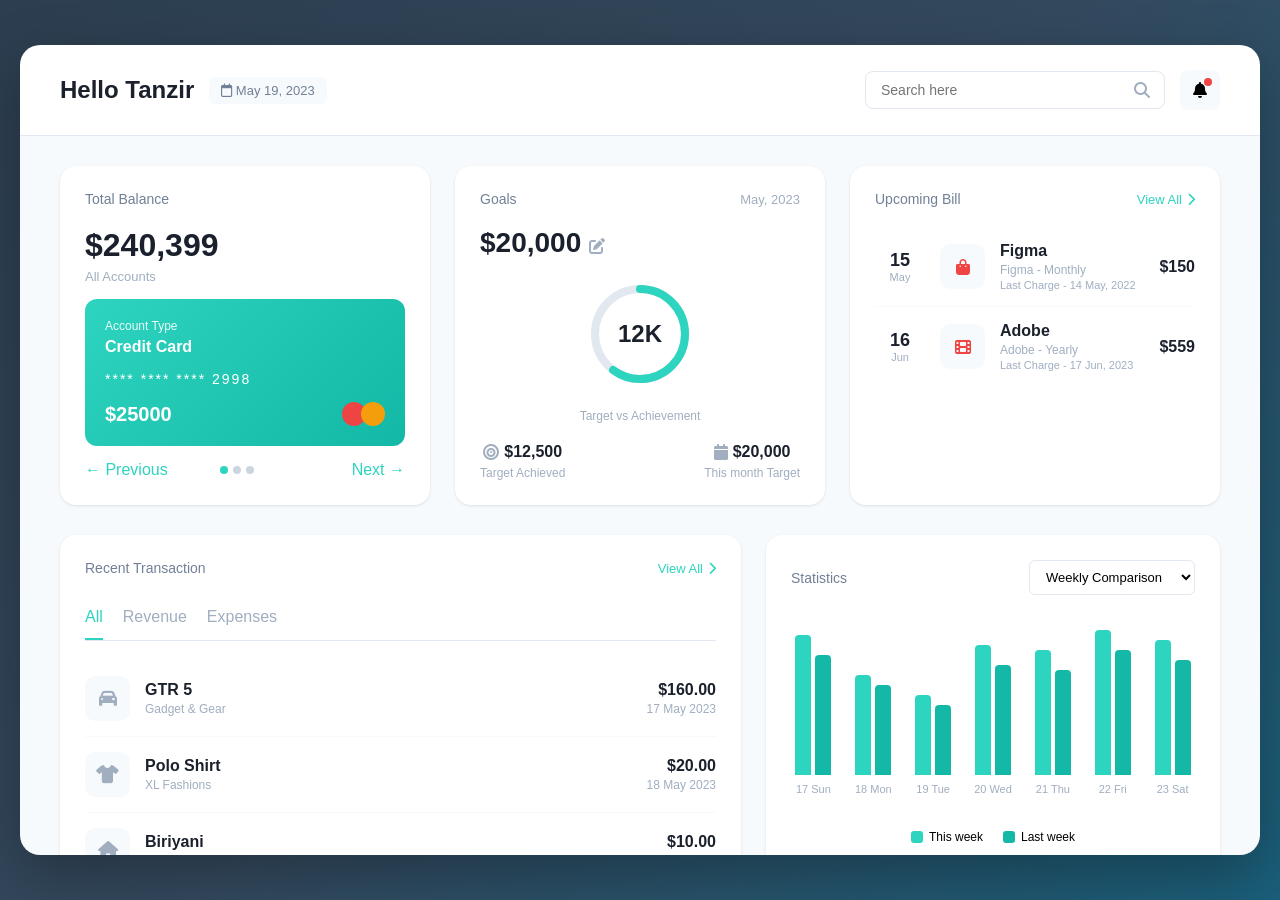
<file: Plain_html/dashboard.html>
<!DOCTYPE html>
<html lang="en">
<head>
    <meta charset="UTF-8">
    <meta name="viewport" content="width=device-width, initial-scale=1.0">
    <title>FINEbank.IO - Dashboard</title>
    <link href="https://cdnjs.cloudflare.com/ajax/libs/font-awesome/6.4.0/css/all.min.css" rel="stylesheet">
    <link rel="stylesheet" href="dashboard.css">
    <link rel="stylesheet" href="dashboard.js">
    <style>

    </style>
</head>
<body>
    <div class="container">
        <!-- Sidebar -->
        <!-- <div class="sidebar">
            <div class="logo">FINEbank.IO</div>
            
            <div class="nav-item active">
                <i class="fas fa-th-large"></i>
                <span>Overview</span>
            </div>
            <div class="nav-item">
                <i class="fas fa-wallet"></i>
                <span>Balances</span>
            </div>
            <div class="nav-item">
                <i class="fas fa-exchange-alt"></i>
                <span>Transactions</span>
            </div>
            <div class="nav-item">
                <i class="fas fa-file-invoice"></i>
                <span>Bills</span>
            </div>
            <div class="nav-item">
                <i class="fas fa-chart-pie"></i>
                <span>Expenses</span>
            </div>
            <div class="nav-item">
                <i class="fas fa-bullseye"></i>
                <span>Goals</span>
            </div>
            <div class="nav-item">
                <i class="fas fa-cog"></i>
                <span>Settings</span>
            </div>

            <div class="user-profile">
                <div class="user-avatar">TR</div>
                <div class="user-info">
                    <div class="user-name">Tanzir Rahman</div>
                    <div class="user-label">View profile</div>
                </div>
                <i class="fas fa-ellipsis-v" style="color: #a0aec0;"></i>
            </div>

            <div class="logout-btn">
                <i class="fas fa-sign-out-alt"></i>
                <span>Logout</span>
            </div>
        </div> -->

        <!-- Main Content -->
        <div class="main-content">
            <div class="header">
                <div class="greeting">
                    <h1>Hello Tanzir</h1>
                    <span class="date-badge"><i class="far fa-calendar"></i> May 19, 2023</span>
                </div>
                <div class="header-actions">
                    <div class="search-box">
                        <input type="text" placeholder="Search here">
                        <i class="fas fa-search"></i>
                    </div>
                    <div class="notification-icon">
                        <i class="fas fa-bell"></i>
                    </div>
                </div>
            </div>

            <div class="content">
                <!-- Top Section -->
                <div class="top-section">
                    <!-- Total Balance -->
                    <div class="card">
                        <div class="card-header">
                            <span class="card-title">Total Balance</span>
                        </div>
                        <div class="balance-amount">$240,399</div>
                        <div class="balance-label">All Accounts</div>
                        
                        <div class="credit-card">
                            <div class="card-type">Account Type</div>
                            <div class="card-name">Credit Card</div>
                            <div class="card-number">**** **** **** 2998</div>
                            <div class="card-bottom">
                                <div class="card-balance">$25000</div>
                                <div class="card-logo">
                                    <div class="circle red"></div>
                                    <div class="circle orange"></div>
                                </div>
                            </div>
                        </div>
                        
                        <div class="card-nav">
                            <span style="color: #2dd4bf; cursor: pointer;">← Previous</span>
                            <div style="display: flex; gap: 5px; margin: 0 auto;">
                                <div class="dot active"></div>
                                <div class="dot"></div>
                                <div class="dot"></div>
                            </div>
                            <span class="nav-arrow">Next →</span>
                        </div>
                    </div>

                    <!-- Goals -->
                    <div class="card">
                        <div class="card-header">
                            <span class="card-title">Goals</span>
                            <span style="color: #a0aec0; font-size: 13px;">May, 2023</span>
                        </div>
                        <div class="goal-amount">$20,000 <i class="fas fa-edit" style="font-size: 16px; color: #a0aec0; cursor: pointer;"></i></div>
                        
                        <div class="progress-ring">
                            <svg width="120" height="120">
                                <circle class="progress-ring-circle" cx="60" cy="60" r="45"></circle>
                                <circle class="progress-ring-progress" cx="60" cy="60" r="45"></circle>
                            </svg>
                            <div class="progress-text">12K</div>
                        </div>
                        
                        <div class="goal-footer">Target vs Achievement</div>
                        
                        <div class="goal-info">
                            <div class="goal-metric">
                                <div class="goal-metric-value">
                                    <i class="fas fa-bullseye" style="color: #a0aec0;"></i>
                                    $12,500
                                </div>
                                <div class="goal-metric-label">Target Achieved</div>
                            </div>
                            <div class="goal-metric">
                                <div class="goal-metric-value">
                                    <i class="fas fa-calendar" style="color: #a0aec0;"></i>
                                    $20,000
                                </div>
                                <div class="goal-metric-label">This month Target</div>
                            </div>
                        </div>
                    </div>

                    <!-- Upcoming Bill -->
                    <div class="card">
                        <div class="card-header">
                            <span class="card-title">Upcoming Bill</span>
                            <span class="view-all">View All <i class="fas fa-chevron-right"></i></span>
                        </div>
                        
                        <div class="bill-item">
                            <div class="bill-date">
                                <div class="bill-day">15</div>
                                <div class="bill-month">May</div>
                            </div>
                            <div class="bill-icon">
                                <i class="fas fa-shopping-bag" style="color: #ef4444;"></i>
                            </div>
                            <div class="bill-info">
                                <div class="bill-company">Figma</div>
                                <div class="bill-type">Figma - Monthly</div>
                                <div style="font-size: 11px; color: #a0aec0; margin-top: 2px;">Last Charge - 14 May, 2022</div>
                            </div>
                            <div class="bill-amount">$150</div>
                        </div>

                        <div class="bill-item">
                            <div class="bill-date">
                                <div class="bill-day">16</div>
                                <div class="bill-month">Jun</div>
                            </div>
                            <div class="bill-icon">
                                <i class="fas fa-film" style="color: #ef4444;"></i>
                            </div>
                            <div class="bill-info">
                                <div class="bill-company">Adobe</div>
                                <div class="bill-type">Adobe - Yearly</div>
                                <div style="font-size: 11px; color: #a0aec0; margin-top: 2px;">Last Charge - 17 Jun, 2023</div>
                            </div>
                            <div class="bill-amount">$559</div>
                        </div>
                    </div>
                </div>

                <!-- Middle Section -->
                <div class="middle-section">
                    <!-- Recent Transactions -->
                    <div class="card">
                        <div class="card-header">
                            <span class="card-title">Recent Transaction</span>
                            <span class="view-all">View All <i class="fas fa-chevron-right"></i></span>
                        </div>
                        
                        <div class="transaction-tabs">
                            <div class="tab active">All</div>
                            <div class="tab">Revenue</div>
                            <div class="tab">Expenses</div>
                        </div>

                        <div class="transaction-item">
                            <div class="transaction-icon">
                                <i class="fas fa-car" style="color: #a0aec0;"></i>
                            </div>
                            <div class="transaction-info">
                                <div class="transaction-name">GTR 5</div>
                                <div class="transaction-category">Gadget & Gear</div>
                            </div>
                            <div class="transaction-right">
                                <div class="transaction-amount">$160.00</div>
                                <div class="transaction-date">17 May 2023</div>
                            </div>
                        </div>

                        <div class="transaction-item">
                            <div class="transaction-icon">
                                <i class="fas fa-tshirt" style="color: #a0aec0;"></i>
                            </div>
                            <div class="transaction-info">
                                <div class="transaction-name">Polo Shirt</div>
                                <div class="transaction-category">XL Fashions</div>
                            </div>
                            <div class="transaction-right">
                                <div class="transaction-amount">$20.00</div>
                                <div class="transaction-date">18 May 2023</div>
                            </div>
                        </div>

                        <div class="transaction-item">
                            <div class="transaction-icon">
                                <i class="fas fa-home" style="color: #a0aec0;"></i>
                            </div>
                            <div class="transaction-info">
                                <div class="transaction-name">Biriyani</div>
                                <div class="transaction-category">Kacchi Biriyani</div>
                            </div>
                            <div class="transaction-right">
                                <div class="transaction-amount">$10.00</div>
                                <div class="transaction-date">17 May 2023</div>
                            </div>
                        </div>

                        <div class="transaction-item">
                            <div class="transaction-icon">
                                <i class="fas fa-taxi" style="color: #a0aec0;"></i>
                            </div>
                            <div class="transaction-info">
                                <div class="transaction-name">Taxi Fare</div>
                                <div class="transaction-category">Uber</div>
                            </div>
                            <div class="transaction-right">
                                <div class="transaction-amount">$12.00</div>
                                <div class="transaction-date">17 May 2023</div>
                            </div>
                        </div>

                        <div class="transaction-item">
                            <div class="transaction-icon">
                                <i class="fas fa-keyboard" style="color: #a0aec0;"></i>
                            </div>
                            <div class="transaction-info">
                                <div class="transaction-name">Keyboard</div>
                                <div class="transaction-category">Gadget & Gear</div>
                            </div>
                            <div class="transaction-right">
                                <div class="transaction-amount">$22.00</div>
                                <div class="transaction-date">17 May 2023</div>
                            </div>
                        </div>
                    </div>

                    <!-- Statistics -->
                    <div class="card">
                        <div class="chart-header">
                            <span class="card-title">Statistics</span>
                            <select class="dropdown">
                                <option>Weekly Comparison</option>
                                <option>Monthly Comparison</option>
                                <option>Yearly Comparison</option>
                            </select>
                        </div>

                        <div class="chart">
                            <div class="bar-group">
                                <div class="bars">
                                    <div class="bar this-week" style="height: 140px;"></div>
                                    <div class="bar last-week" style="height: 120px;"></div>
                                </div>
                                <div class="chart-label">17 Sun</div>
                            </div>
                            <div class="bar-group">
                                <div class="bars">
                                    <div class="bar this-week" style="height: 100px;"></div>
                                    <div class="bar last-week" style="height: 90px;"></div>
                                </div>
                                <div class="chart-label">18 Mon</div>
                            </div>
                            <div class="bar-group">
                                <div class="bars">
                                    <div class="bar this-week" style="height: 80px;"></div>
                                    <div class="bar last-week" style="height: 70px;"></div>
                                </div>
                                <div class="chart-label">19 Tue</div>
                            </div>
                            <div class="bar-group">
                                <div class="bars">
                                    <div class="bar this-week" style="height: 130px;"></div>
                                    <div class="bar last-week" style="height: 110px;"></div>
                                </div>
                                <div class="chart-label">20 Wed</div>
                            </div>
                            <div class="bar-group">
                                <div class="bars">
                                    <div class="bar this-week" style="height: 125px;"></div>
                                    <div class="bar last-week" style="height: 105px;"></div>
                                </div>
                                <div class="chart-label">21 Thu</div>
                            </div>
                            <div class="bar-group">
                                <div class="bars">
                                    <div class="bar this-week" style="height: 145px;"></div>
                                    <div class="bar last-week" style="height: 125px;"></div>
                                </div>
                                <div class="chart-label">22 Fri</div>
                            </div>
                            <div class="bar-group">
                                <div class="bars">
                                    <div class="bar this-week" style="height: 135px;"></div>
                                    <div class="bar last-week" style="height: 115px;"></div>
                                </div>
                                <div class="chart-label">23 Sat</div>
                            </div>
                        </div>

                        <div class="chart-legend">
                            <div class="legend-item">
                                <div class="legend-color" style="background: #2dd4bf;"></div>
                                <span>This week</span>
                            </div>
                            <div class="legend-item">
                                <div class="legend-color" style="background: #14b8a6;"></div>
                                <span>Last week</span>
                            </div>
                        </div>
                    </div>
                </div>

                <!-- Bottom Section - Expenses Breakdown -->
                <div class="bottom-section">
                    <div class="card-header">
                        <span class="card-title">Expenses Breakdown</span>
                        <span style="color: #a0aec0; font-size: 13px;">*Compare to last month</span>
                    </div>

                    <div class="expenses-grid">
                        <div class="expense-card">
                            <div class="expense-header">
                                <div class="expense-icon">
                                    <i class="fas fa-home" style="color: #a0aec0;"></i>
                                </div>
                                <div class="expense-arrow">
                                    <i class="fas fa-arrow-right"></i>
                                </div>
                            </div>
                            <div class="expense-category">Housing</div>
                            <div class="expense-amount">$250.00</div>
                            <div class="expense-change decrease">
                                <span>15%</span>
                                <i class="fas fa-arrow-down"></i>
                            </div>
                        </div>

                        <div class="expense-card">
                            <div class="expense-header">
                                <div class="expense-icon">
                                    <i class="fas fa-utensils" style="color: #a0aec0;"></i>
                                </div>
                                <div class="expense-arrow">
                                    <i class="fas fa-arrow-right"></i>
                                </div>
                            </div>
                            <div class="expense-category">Food</div>
                            <div class="expense-amount">$350.00</div>
                            <div class="expense-change decrease">
                                <span>08%</span>
                                <i class="fas fa-arrow-down"></i>
                            </div>
                        </div>

                        <div class="expense-card">
                            <div class="expense-header">
                                <div class="expense-icon">
                                    <i class="fas fa-car" style="color: #a0aec0;"></i>
                                </div>
                                <div class="expense-arrow">
                                    <i class="fas fa-arrow-right"></i>
                                </div>
                            </div>
                            <div class="expense-category">Transportation</div>
                            <div class="expense-amount">$50.00</div>
                            <div class="expense-change decrease">
                                <span>12%</span>
                                <i class="fas fa-arrow-down"></i>
                            </div>
                        </div>

                        <div class="expense-card">
                            <div class="expense-header">
                                <div class="expense-icon">
                                    <i class="fas fa-film" style="color: #a0aec0;"></i>
                                </div>
                                <div class="expense-arrow">
                                    <i class="fas fa-arrow-right"></i>
                                </div>
                            </div>
                            <div class="expense-category">Entertainment</div>
                            <div class="expense-amount">$80.00</div>
                            <div class="expense-change decrease">
                                <span>15%</span>
                                <i class="fas fa-arrow-down"></i>
                            </div>
                        </div>

                        <div class="expense-card">
                            <div class="expense-header">
                                <div class="expense-icon">
                                    <i class="fas fa-shopping-cart" style="color: #a0aec0;"></i>
                                </div>
                                <div class="expense-arrow">
                                    <i class="fas fa-arrow-right"></i>
                                </div>
                            </div>
                            <div class="expense-category">Shopping</div>
                            <div class="expense-amount">$420.00</div>
                            <div class="expense-change increase">
                                <span>25%</span>
                                <i class="fas fa-arrow-up"></i>
                            </div>
                        </div>

                        <div class="expense-card">
                            <div class="expense-header">
                                <div class="expense-icon">
                                    <i class="fas fa-ellipsis-h" style="color: #a0aec0;"></i>
                                </div>
                                <div class="expense-arrow">
                                    <i class="fas fa-arrow-right"></i>
                                </div>
                            </div>
                            <div class="expense-category">Others</div>
                            <div class="expense-amount">$650.00</div>
                            <div class="expense-change increase">
                                <span>23%</span>
                                <i class="fas fa-arrow-up"></i>
                            </div>
                        </div>
                    </div>
                </div>
            </div>
        </div>
    </div>
</body>
</html>
</file>
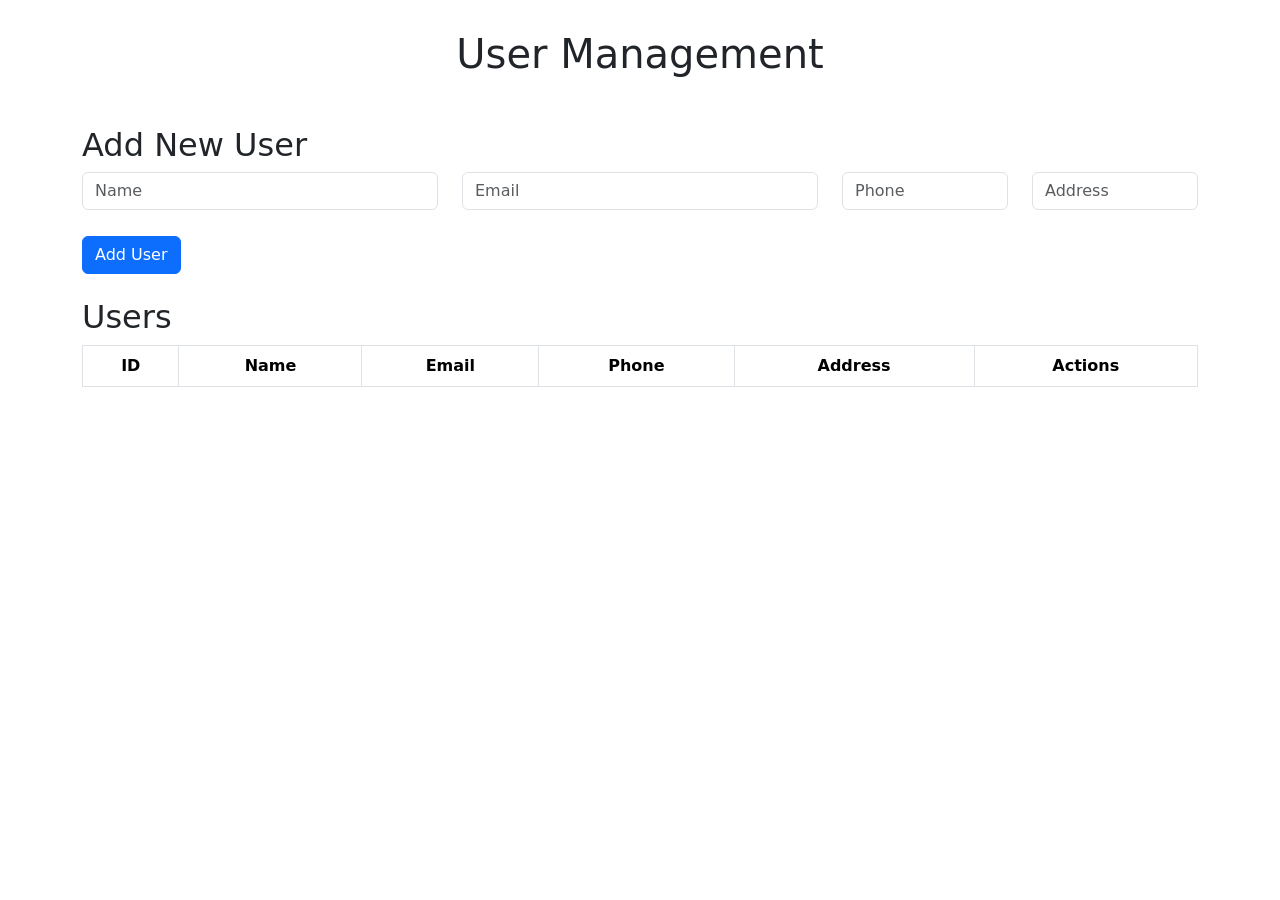
<file: Plain_html/user.html>
<!DOCTYPE html>
<html lang="en">
<head>
    <meta charset="UTF-8">
    <meta name="viewport" content="width=device-width, initial-scale=1.0">
    <title>User Management</title>
    <!-- Add Bootstrap CSS -->
    <link href="https://cdn.jsdelivr.net/npm/bootstrap@5.3.0-alpha1/dist/css/bootstrap.min.css" rel="stylesheet">

    <style>
        .container {
            margin-top: 30px;
        }
        table th, table td {
            text-align: center;
        }
        .form-control {
            margin-bottom: 10px;
        }
        .user-actions button {
            margin: 0 5px;
        }
    </style>
</head>
<body>
    <div class="container">
        <h1 class="text-center">User Management</h1>

        <!-- Add New User Form -->
        <h2 class="mt-5">Add New User</h2>
        <form id="add-user-form" class="mb-4">
            <div class="row">
                <div class="col-md-4">
                    <input type="text" id="name" class="form-control" placeholder="Name" required>
                </div>
                <div class="col-md-4">
                    <input type="email" id="email" class="form-control" placeholder="Email" required>
                </div>
                <div class="col-md-2">
                    <input type="text" id="phone" class="form-control" placeholder="Phone" required>
                </div>
                <div class="col-md-2">
                    <input type="text" id="address" class="form-control" placeholder="Address" required>
                </div>
            </div>
            <button type="submit" class="btn btn-primary mt-3">Add User</button>
        </form>

        <!-- User List Table -->
        <h2>Users</h2>
        <table class="table table-striped table-bordered">
            <thead>
                <tr>
                    <th>ID</th>
                    <th>Name</th>
                    <th>Email</th>
                    <th>Phone</th>
                    <th>Address</th>
                    <th>Actions</th>
                </tr>
            </thead>
            <tbody id="user-table-body">
                <!-- Users will be dynamically added here -->
            </tbody>
        </table>
    </div>

    <!-- Add Bootstrap JS -->
    <script src="https://cdn.jsdelivr.net/npm/bootstrap@5.3.0-alpha1/dist/js/bootstrap.bundle.min.js"></script>
    <!-- Link to External JS File -->
    <script src="user.js"></script>
</body>
</html>
</file>
<file: Plain_html/dashboard.css>
* {
            margin: 0;
            padding: 0;
            box-sizing: border-box;
        }

        body {
            font-family: 'Inter', -apple-system, BlinkMacSystemFont, 'Segoe UI', Roboto, sans-serif;
            background: linear-gradient(135deg, #2c3e50 0%, #34495e 50%, #1a5f7a 100%);
            min-height: 100vh;
            display: flex;
            justify-content: center;
            align-items: center;
            padding: 20px;
        }

        .container {
            display: flex;
            max-width: 1400px;
            width: 100%;
            height: 90vh;
            background: #2d3748;
            border-radius: 20px;
            overflow: hidden;
            box-shadow: 0 20px 60px rgba(0, 0, 0, 0.3);
        }

        .sidebar {
            width: 280px;
            background: #1a202c;
            padding: 30px 0;
            display: flex;
            flex-direction: column;
        }

        .logo {
            color: white;
            font-size: 24px;
            font-weight: 700;
            padding: 0 30px 40px;
            letter-spacing: -0.5px;
        }

        .nav-item {
            padding: 15px 30px;
            color: #a0aec0;
            display: flex;
            align-items: center;
            gap: 15px;
            cursor: pointer;
            transition: all 0.3s;
            border-left: 3px solid transparent;
        }

        .nav-item:hover {
            background: rgba(255, 255, 255, 0.05);
            color: white;
        }

        .nav-item.active {
            background: #2dd4bf;
            color: white;
            border-left-color: #14b8a6;
        }

        .nav-item i {
            width: 20px;
        }

        .user-profile {
            margin-top: auto;
            padding: 20px 30px;
            display: flex;
            align-items: center;
            gap: 12px;
            cursor: pointer;
            border-top: 1px solid rgba(255, 255, 255, 0.1);
        }

        .user-avatar {
            width: 40px;
            height: 40px;
            border-radius: 50%;
            background: linear-gradient(135deg, #667eea 0%, #764ba2 100%);
            display: flex;
            align-items: center;
            justify-content: center;
            color: white;
            font-weight: 600;
        }

        .user-info {
            flex: 1;
        }

        .user-name {
            color: white;
            font-weight: 600;
            font-size: 14px;
        }

        .user-label {
            color: #a0aec0;
            font-size: 12px;
        }

        .logout-btn {
            padding: 12px 30px;
            color: #a0aec0;
            display: flex;
            align-items: center;
            gap: 15px;
            cursor: pointer;
            transition: all 0.3s;
            margin-top: 10px;
        }

        .logout-btn:hover {
            background: rgba(255, 255, 255, 0.05);
            color: #ef4444;
        }

        .main-content {
            flex: 1;
            background: #f7fafc;
            overflow-y: auto;
        }

        .header {
            background: white;
            padding: 25px 40px;
            display: flex;
            justify-content: space-between;
            align-items: center;
            border-bottom: 1px solid #e2e8f0;
        }

        .greeting {
            display: flex;
            align-items: center;
            gap: 15px;
        }

        .greeting h1 {
            font-size: 24px;
            color: #1a202c;
        }

        .date-badge {
            background: #f7fafc;
            padding: 6px 12px;
            border-radius: 6px;
            color: #718096;
            font-size: 13px;
        }

        .header-actions {
            display: flex;
            gap: 15px;
            align-items: center;
        }

        .search-box {
            position: relative;
        }

        .search-box input {
            padding: 10px 40px 10px 15px;
            border: 1px solid #e2e8f0;
            border-radius: 8px;
            width: 300px;
            font-size: 14px;
        }

        .search-box i {
            position: absolute;
            right: 15px;
            top: 50%;
            transform: translateY(-50%);
            color: #a0aec0;
        }

        .notification-icon {
            width: 40px;
            height: 40px;
            background: #f7fafc;
            border-radius: 8px;
            display: flex;
            align-items: center;
            justify-content: center;
            cursor: pointer;
            position: relative;
        }

        .notification-icon::after {
            content: '';
            width: 8px;
            height: 8px;
            background: #ef4444;
            border-radius: 50%;
            position: absolute;
            top: 8px;
            right: 8px;
        }

        .content {
            padding: 30px 40px;
        }

        .top-section {
            display: grid;
            grid-template-columns: 1fr 1fr 1fr;
            gap: 25px;
            margin-bottom: 30px;
        }

        .card {
            background: white;
            border-radius: 16px;
            padding: 25px;
            box-shadow: 0 1px 3px rgba(0, 0, 0, 0.1);
        }

        .card-header {
            display: flex;
            justify-content: space-between;
            align-items: center;
            margin-bottom: 20px;
        }

        .card-title {
            color: #718096;
            font-size: 14px;
            font-weight: 500;
        }

        .view-all {
            color: #2dd4bf;
            font-size: 13px;
            cursor: pointer;
            display: flex;
            align-items: center;
            gap: 5px;
        }

        .balance-amount {
            font-size: 32px;
            font-weight: 700;
            color: #1a202c;
            margin-bottom: 5px;
        }

        .balance-label {
            color: #a0aec0;
            font-size: 13px;
        }

        .credit-card {
            background: linear-gradient(135deg, #2dd4bf 0%, #14b8a6 100%);
            border-radius: 12px;
            padding: 20px;
            color: white;
            margin-top: 15px;
        }

        .card-type {
            font-size: 12px;
            margin-bottom: 5px;
            opacity: 0.9;
        }

        .card-name {
            font-weight: 600;
            margin-bottom: 15px;
        }

        .card-number {
            font-size: 14px;
            margin-bottom: 15px;
            letter-spacing: 2px;
        }

        .card-bottom {
            display: flex;
            justify-content: space-between;
            align-items: center;
        }

        .card-balance {
            font-size: 20px;
            font-weight: 700;
        }

        .card-logo {
            display: flex;
            gap: 5px;
        }

        .circle {
            width: 24px;
            height: 24px;
            border-radius: 50%;
        }

        .circle.red {
            background: #ef4444;
        }

        .circle.orange {
            background: #f59e0b;
            margin-left: -10px;
        }

        .card-nav {
            display: flex;
            gap: 8px;
            align-items: center;
            margin-top: 15px;
        }

        .dot {
            width: 8px;
            height: 8px;
            border-radius: 50%;
            background: #cbd5e0;
            cursor: pointer;
        }

        .dot.active {
            background: #2dd4bf;
        }

        .nav-arrow {
            color: #2dd4bf;
            cursor: pointer;
            margin-left: auto;
        }

        .goal-amount {
            font-size: 28px;
            font-weight: 700;
            color: #1a202c;
            margin-bottom: 5px;
        }

        .goal-info {
            display: flex;
            justify-content: space-between;
            margin-top: 20px;
        }

        .goal-metric {
            text-align: center;
        }

        .goal-metric-value {
            font-size: 16px;
            font-weight: 600;
            color: #1a202c;
            display: flex;
            align-items: center;
            gap: 5px;
            justify-content: center;
        }

        .goal-metric-label {
            font-size: 12px;
            color: #a0aec0;
            margin-top: 5px;
        }

        .progress-ring {
            width: 120px;
            height: 120px;
            margin: 15px auto;
            position: relative;
        }

        .progress-ring svg {
            transform: rotate(-90deg);
        }

        .progress-ring-circle {
            fill: none;
            stroke: #e2e8f0;
            stroke-width: 8;
        }

        .progress-ring-progress {
            fill: none;
            stroke: #2dd4bf;
            stroke-width: 8;
            stroke-linecap: round;
            stroke-dasharray: 283;
            stroke-dashoffset: 113;
        }

        .progress-text {
            position: absolute;
            top: 50%;
            left: 50%;
            transform: translate(-50%, -50%);
            font-size: 24px;
            font-weight: 700;
            color: #1a202c;
        }

        .goal-footer {
            text-align: center;
            margin-top: 10px;
            color: #a0aec0;
            font-size: 12px;
        }

        .bill-item {
            display: flex;
            align-items: center;
            gap: 15px;
            padding: 15px 0;
            border-bottom: 1px solid #f7fafc;
        }

        .bill-item:last-child {
            border-bottom: none;
        }

        .bill-date {
            text-align: center;
            min-width: 50px;
        }

        .bill-day {
            font-size: 18px;
            font-weight: 700;
            color: #1a202c;
        }

        .bill-month {
            font-size: 11px;
            color: #a0aec0;
        }

        .bill-icon {
            width: 45px;
            height: 45px;
            background: #f7fafc;
            border-radius: 10px;
            display: flex;
            align-items: center;
            justify-content: center;
        }

        .bill-info {
            flex: 1;
        }

        .bill-company {
            font-weight: 600;
            color: #1a202c;
            margin-bottom: 3px;
        }

        .bill-type {
            font-size: 12px;
            color: #a0aec0;
        }

        .bill-amount {
            font-weight: 700;
            color: #1a202c;
        }

        .middle-section {
            display: grid;
            grid-template-columns: 1.5fr 1fr;
            gap: 25px;
            margin-bottom: 30px;
        }

        .transaction-tabs {
            display: flex;
            gap: 20px;
            margin-bottom: 20px;
            border-bottom: 1px solid #e2e8f0;
        }

        .tab {
            padding: 12px 0;
            color: #a0aec0;
            cursor: pointer;
            border-bottom: 2px solid transparent;
            font-weight: 500;
        }

        .tab.active {
            color: #2dd4bf;
            border-bottom-color: #2dd4bf;
        }

        .transaction-item {
            display: flex;
            align-items: center;
            gap: 15px;
            padding: 15px 0;
            border-bottom: 1px solid #f7fafc;
        }

        .transaction-icon {
            width: 45px;
            height: 45px;
            background: #f7fafc;
            border-radius: 10px;
            display: flex;
            align-items: center;
            justify-content: center;
            font-size: 18px;
        }

        .transaction-info {
            flex: 1;
        }

        .transaction-name {
            font-weight: 600;
            color: #1a202c;
            margin-bottom: 3px;
        }

        .transaction-category {
            font-size: 12px;
            color: #a0aec0;
        }

        .transaction-right {
            text-align: right;
        }

        .transaction-amount {
            font-weight: 700;
            color: #1a202c;
            margin-bottom: 3px;
        }

        .transaction-date {
            font-size: 12px;
            color: #a0aec0;
        }

        .chart-header {
            display: flex;
            justify-content: space-between;
            align-items: center;
            margin-bottom: 20px;
        }

        .dropdown {
            padding: 8px 12px;
            border: 1px solid #e2e8f0;
            border-radius: 6px;
            background: white;
            font-size: 13px;
            cursor: pointer;
        }

        .chart {
            height: 200px;
            display: flex;
            align-items: flex-end;
            gap: 15px;
            padding: 20px 0;
        }

        .bar-group {
            flex: 1;
            display: flex;
            flex-direction: column;
            align-items: center;
            gap: 8px;
        }

        .bars {
            display: flex;
            gap: 4px;
            align-items: flex-end;
            height: 150px;
        }

        .bar {
            width: 16px;
            border-radius: 4px 4px 0 0;
            transition: all 0.3s;
        }

        .bar.this-week {
            background: #2dd4bf;
        }

        .bar.last-week {
            background: #14b8a6;
        }

        .chart-label {
            font-size: 11px;
            color: #a0aec0;
        }

        .chart-legend {
            display: flex;
            gap: 20px;
            justify-content: center;
            margin-top: 15px;
            font-size: 12px;
        }

        .legend-item {
            display: flex;
            align-items: center;
            gap: 6px;
        }

        .legend-color {
            width: 12px;
            height: 12px;
            border-radius: 3px;
        }

        .bottom-section {
            background: white;
            border-radius: 16px;
            padding: 25px;
        }

        .expenses-grid {
            display: grid;
            grid-template-columns: repeat(3, 1fr);
            gap: 20px;
            margin-top: 20px;
        }

        .expense-card {
            padding: 20px;
            border: 1px solid #e2e8f0;
            border-radius: 12px;
            cursor: pointer;
            transition: all 0.3s;
        }

        .expense-card:hover {
            border-color: #2dd4bf;
            box-shadow: 0 4px 12px rgba(45, 212, 191, 0.1);
        }

        .expense-header {
            display: flex;
            justify-content: space-between;
            align-items: flex-start;
            margin-bottom: 15px;
        }

        .expense-icon {
            width: 40px;
            height: 40px;
            background: #f7fafc;
            border-radius: 8px;
            display: flex;
            align-items: center;
            justify-content: center;
            font-size: 18px;
        }

        .expense-arrow {
            color: #2dd4bf;
        }

        .expense-category {
            font-size: 13px;
            color: #a0aec0;
            margin-bottom: 8px;
        }

        .expense-amount {
            font-size: 24px;
            font-weight: 700;
            color: #1a202c;
            margin-bottom: 8px;
        }

        .expense-change {
            font-size: 12px;
            display: flex;
            align-items: center;
            gap: 5px;
        }

        .expense-change.increase {
            color: #ef4444;
        }

        .expense-change.decrease {
            color: #10b981;
        }

        @media (max-width: 1200px) {
            .top-section {
                grid-template-columns: 1fr 1fr;
            }
            
            .expenses-grid {
                grid-template-columns: repeat(2, 1fr);
            }
        }

        @media (max-width: 768px) {
            .container {
                flex-direction: column;
                height: auto;
            }

            .sidebar {
                width: 100%;
            }

            .top-section,
            .middle-section,
            .expenses-grid {
                grid-template-columns: 1fr;
            }

            .search-box input {
                width: 200px;
            }
        }
</file>
